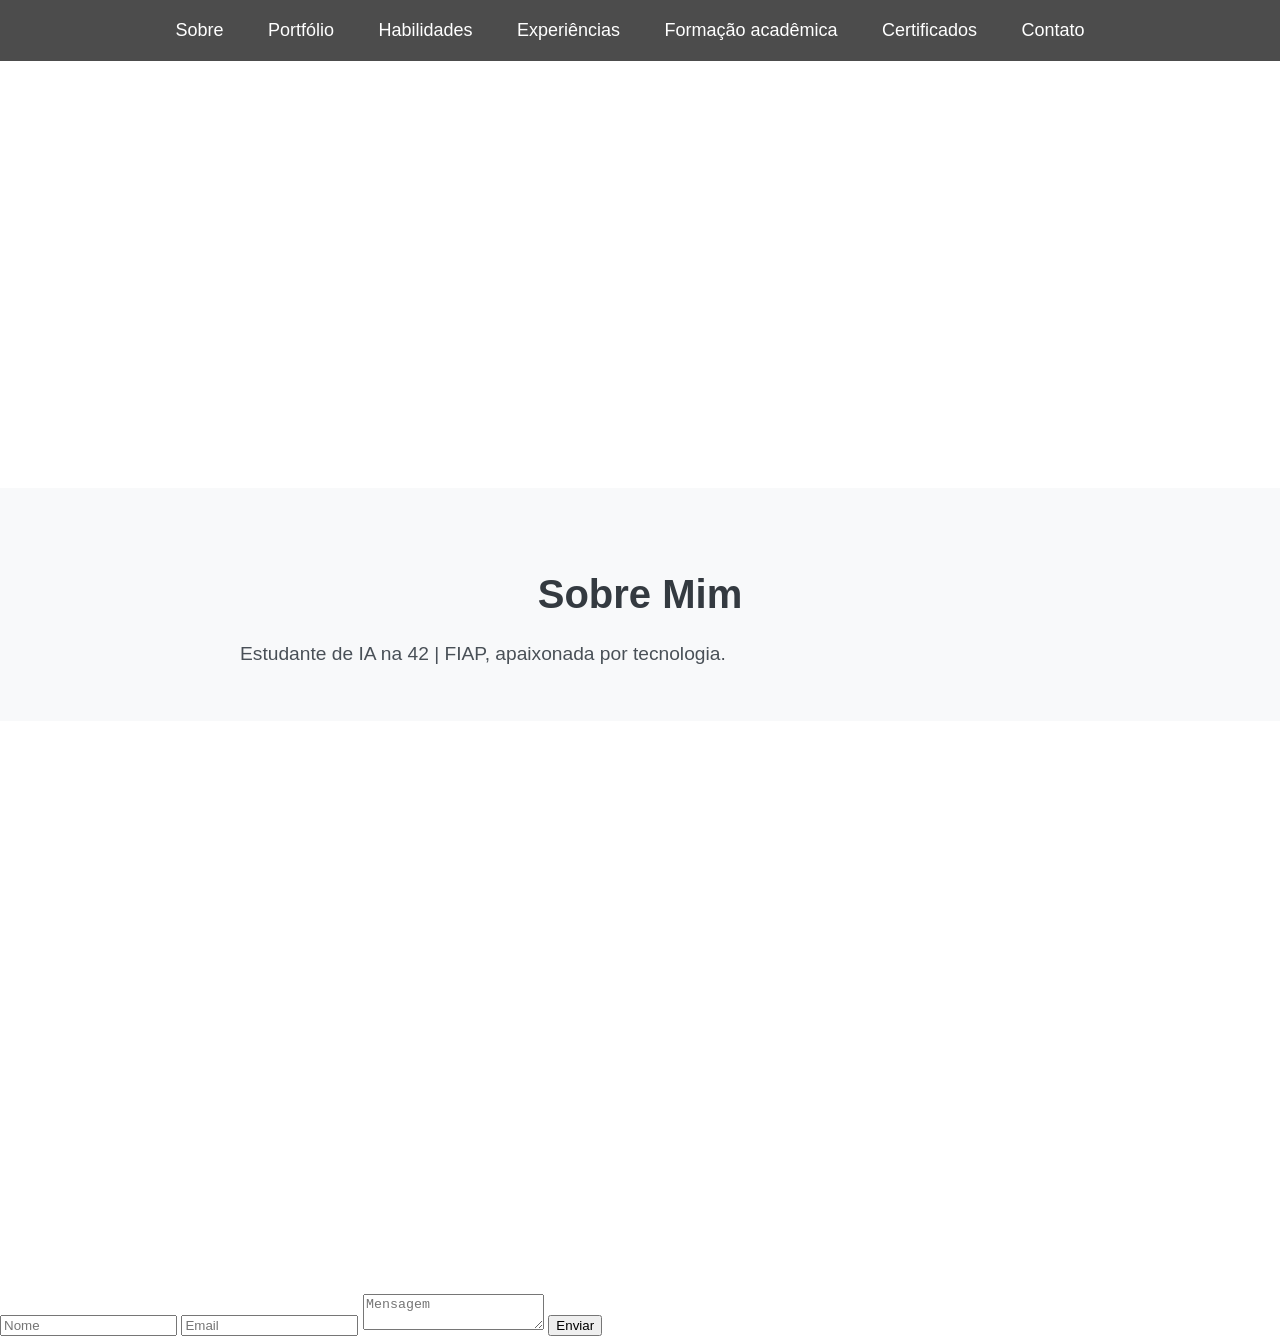
<file: html/index.html>
<!DOCTYPE html>
<html lang="pt">
<head>
  <meta charset="UTF-8">
  <meta name="viewport" content="width=device-width, initial-scale=1.0">
  <title>Giulia Bugatti - Portfolio</title>
  <link rel="stylesheet" href="../css/styles.css">
  <script defer src="../script.js"></script>
</head>
<body>

  <!-- Seção HOME (fixa) -->
  <section id="home">
    <div class="content">
      <h1>Giulia Bugatti</h1>
      <p>Desenvolvedora | Cientista de Dados | Especialista em IA</p>
    </div>
    
    <!-- Menu de navegação no topo -->
    <nav>
      <ul>
        <li><a href="about.html">Sobre</a></li>
        <li><a href="portfolio.html">Portfólio</a></li>
        <li><a href="skills.html">Habilidades</a></li>
        <li><a href="experiences.html">Experiências</a></li>
        <li><a href="education.html">Formação acadêmica</a></li>
        <li><a href="certificates.html">Certificados</a></li>
        <li><a href="contact.html">Contato</a></li>
      </ul>
    </nav>
  </section>

  <!-- Outras seções (inicialmente escondidas) -->
  <section id="about" class="hidden">
    <h2>Sobre Mim</h2>
    <p>Estudante de IA na 42 | FIAP, apaixonada por tecnologia.</p>
  </section>

  <section id="portfolio" class="hidden">
    <h2>Portfólio</h2>
    <p>Projetos em Machine Learning, Data Science e Desenvolvimento Web.</p>
  </section>

  <section id="skills" class="hidden">
    <h2>Habilidades</h2>
    <ul>
      <li>Python</li>
      <li>Machine Learning</li>
      <li>Power BI</li>
      <li>Cloud Computing</li>
    </ul>
  </section>

  <section id="education" class="hidden">
    <h2>Formação Acadêmica</h2>
    <p>42 | FIAP - Inteligência Artificial</p>
  </section>

  <section id="certificates" class="hidden">
    <h2>Certificados</h2>
    <ul>
      <li>Microsoft Azure 900 Fundamentals – Microsoft</li>
      <li>Scrum Master Fundamentals – ScrumStudy</li>
      <li>Tools for Data Science – IBM Coursera</li>
      <li>Fundamentos de Linguagem Python para Análise de Dados e Data Science – Data Science Academy</li>
      <li>Fundamentos de Data Science e Inteligência Artificial – Data Science Academy</li>
      <li>Microsoft Power BI para Business Intelligence e Data Science - Data Science Academy</li>
      <li>Python para Data Science – Alura</li>
    </ul>
  </section>

  <section id="contact" class="hidden">
    <h2>Contato</h2>
    <form>
      <input type="text" placeholder="Nome" required>
      <input type="email" placeholder="Email" required>
      <textarea placeholder="Mensagem" required></textarea>
      <button type="submit">Enviar</button>
    </form>
  </section>

</body>
</html>
</file>
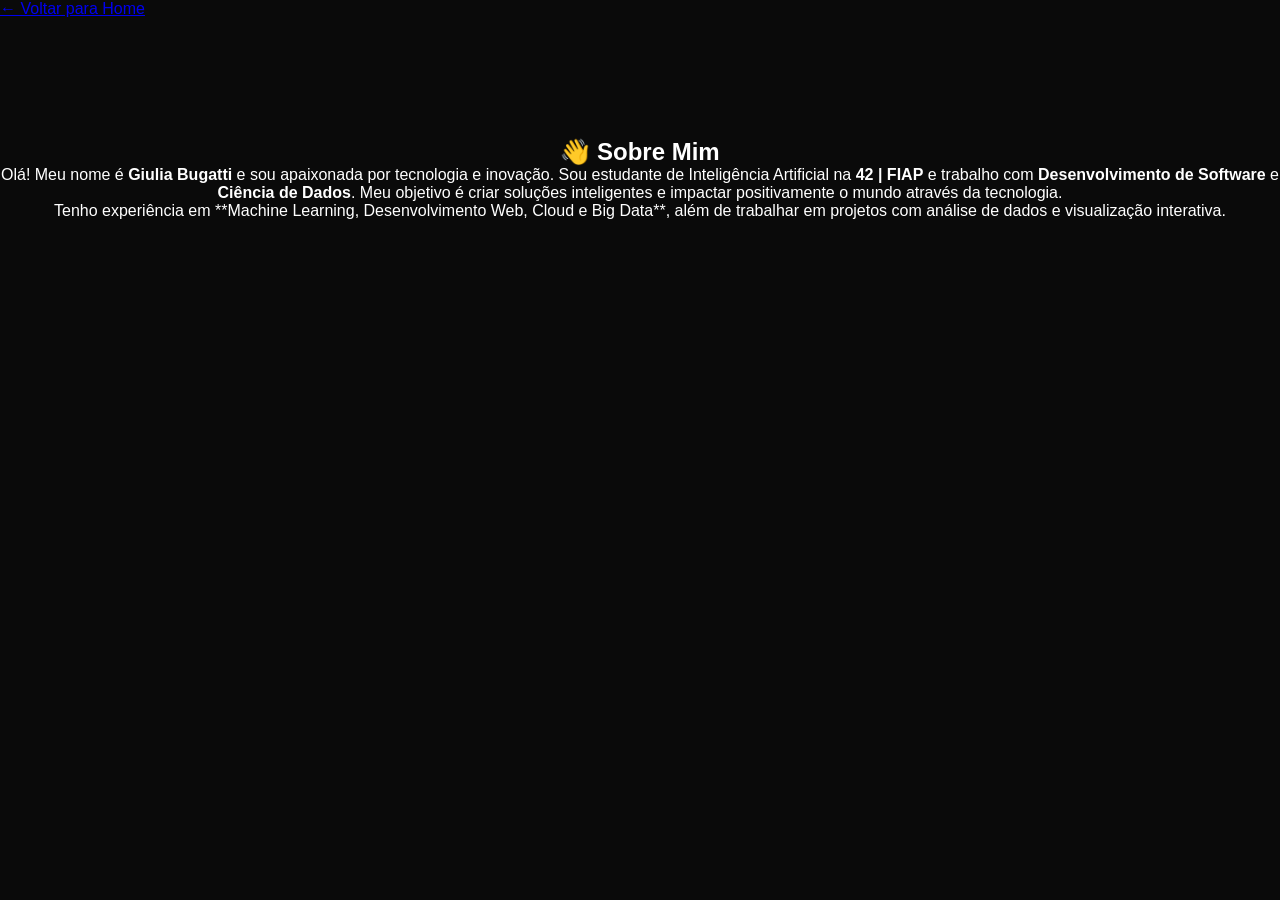
<file: about.html>
<!DOCTYPE html>
<html lang="pt">
<head>
  <meta charset="UTF-8">
  <meta name="viewport" content="width=device-width, initial-scale=1.0">
  <title>Sobre Mim - Giulia Bugatti</title>
  <link rel="stylesheet" href="css/about.css">
  <script defer src="script.js"></script>
</head>
<body>

  <!-- Menu de Navegação -->
  <header>
    <a href="index.html" class="back-button">← Voltar para Home</a>
  </header>

  <!-- Seção Sobre Mim -->
  <section id="about">
    <div class="container">
      <div class="about-content">
        <div class="about-text">
          <h2>👋 Sobre Mim</h2>
          <p>Olá! Meu nome é <strong>Giulia Bugatti</strong> e sou apaixonada por tecnologia e inovação. Sou estudante de Inteligência Artificial na <strong>42 | FIAP</strong> e trabalho com <strong>Desenvolvimento de Software</strong> e <strong>Ciência de Dados</strong>. Meu objetivo é criar soluções inteligentes e impactar positivamente o mundo através da tecnologia.</p>
          <p>Tenho experiência em **Machine Learning, Desenvolvimento Web, Cloud e Big Data**, além de trabalhar em projetos com análise de dados e visualização interativa.</p>
        </div>
      </div>
    </div>
  </section>

</body>
</html>
</file>
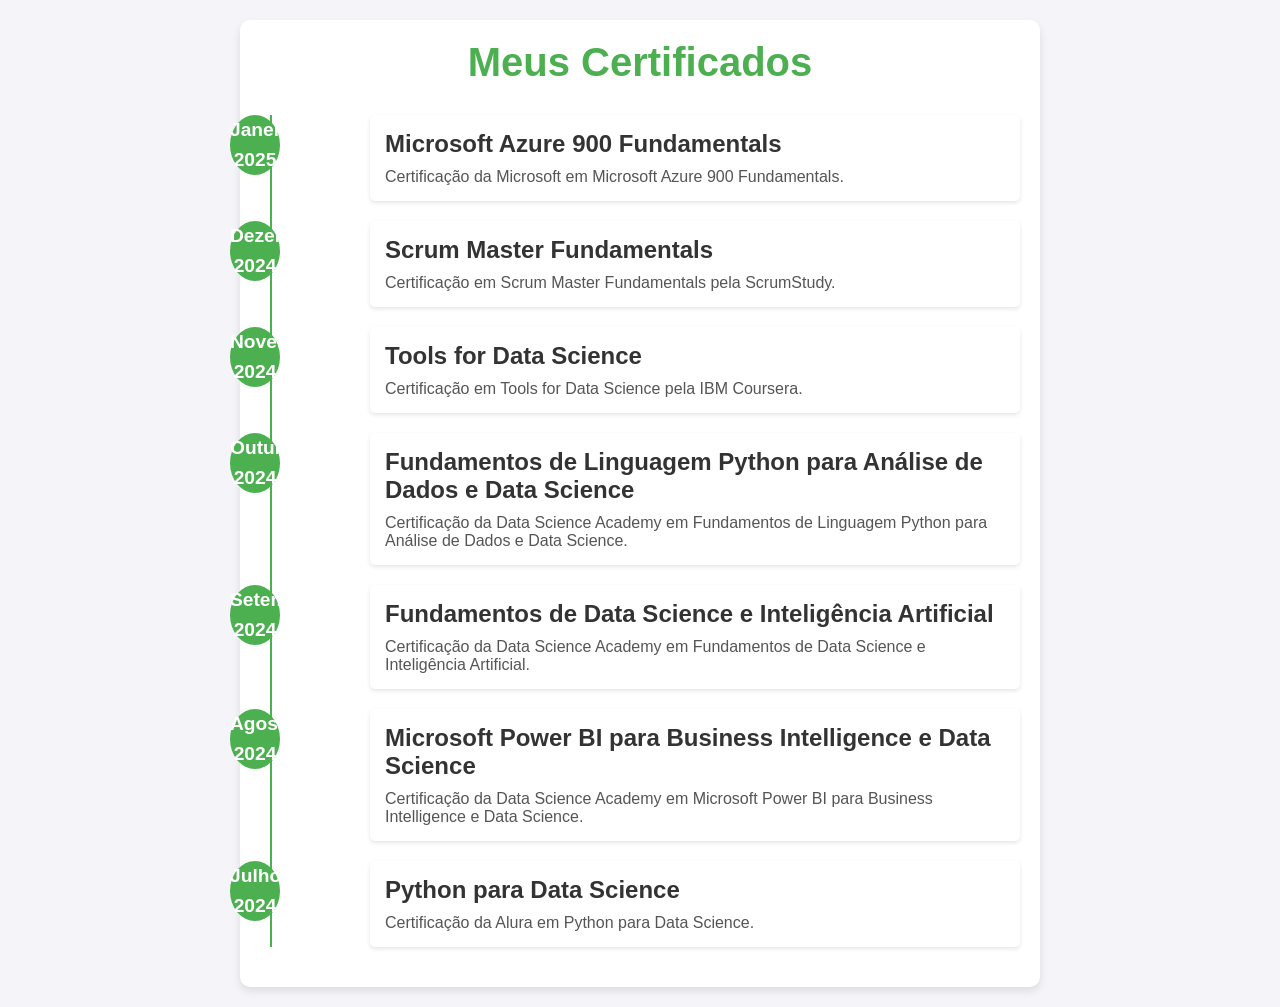
<file: certificates.html>
<!DOCTYPE html>
<html lang="pt-br">
<head>
    <meta charset="UTF-8">
    <meta name="viewport" content="width=device-width, initial-scale=1.0">
    <title>Certificados - Giulia</title>
    <link rel="stylesheet" href="css/certificates.css">
</head>
<body>
    <div class="container">
        <h1>Meus Certificados</h1>
        <div class="timeline">
            <div class="timeline-item">
                <div class="timeline-date">Janeiro 2025</div>
                <div class="timeline-content">
                    <h3>Microsoft Azure 900 Fundamentals</h3>
                    <p>Certificação da Microsoft em Microsoft Azure 900 Fundamentals.</p>
                </div>
            </div>
            <div class="timeline-item">
                <div class="timeline-date">Dezembro 2024</div>
                <div class="timeline-content">
                    <h3>Scrum Master Fundamentals</h3>
                    <p>Certificação em Scrum Master Fundamentals pela ScrumStudy.</p>
                </div>
            </div>
            <div class="timeline-item">
                <div class="timeline-date">Novembro 2024</div>
                <div class="timeline-content">
                    <h3>Tools for Data Science</h3>
                    <p>Certificação em Tools for Data Science pela IBM Coursera.</p>
                </div>
            </div>
            <div class="timeline-item">
                <div class="timeline-date">Outubro 2024</div>
                <div class="timeline-content">
                    <h3>Fundamentos de Linguagem Python para Análise de Dados e Data Science</h3>
                    <p>Certificação da Data Science Academy em Fundamentos de Linguagem Python para Análise de Dados e Data Science.</p>
                </div>
            </div>
            <div class="timeline-item">
                <div class="timeline-date">Setembro 2024</div>
                <div class="timeline-content">
                    <h3>Fundamentos de Data Science e Inteligência Artificial</h3>
                    <p>Certificação da Data Science Academy em Fundamentos de Data Science e Inteligência Artificial.</p>
                </div>
            </div>
            <div class="timeline-item">
                <div class="timeline-date">Agosto 2024</div>
                <div class="timeline-content">
                    <h3>Microsoft Power BI para Business Intelligence e Data Science</h3>
                    <p>Certificação da Data Science Academy em Microsoft Power BI para Business Intelligence e Data Science.</p>
                </div>
            </div>
            <div class="timeline-item">
                <div class="timeline-date">Julho 2024</div>
                <div class="timeline-content">
                    <h3>Python para Data Science</h3>
                    <p>Certificação da Alura em Python para Data Science.</p>
                </div>
            </div>
        </div>
    </div>
</body>
</html>
</file>
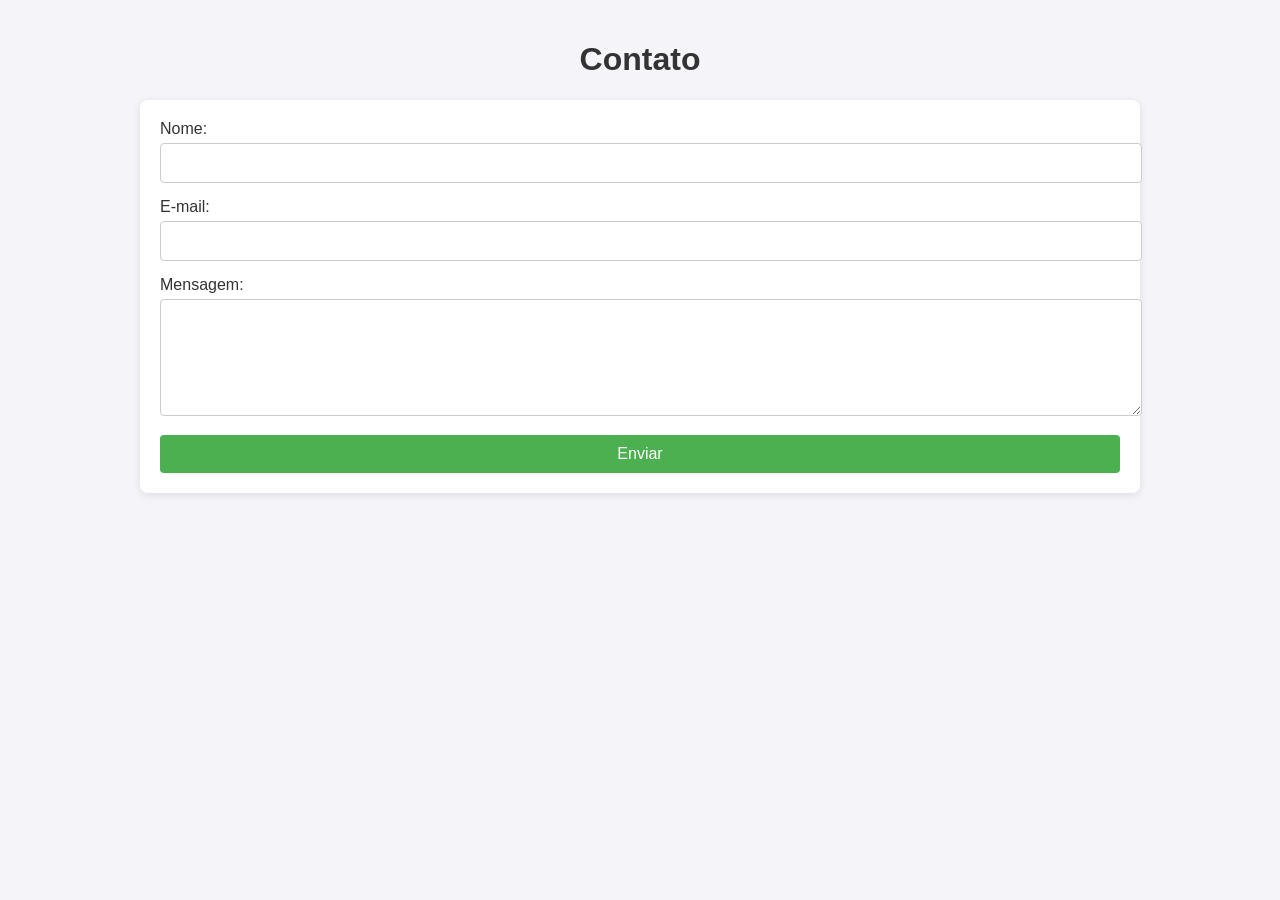
<file: contact.html>
<!DOCTYPE html>
<html lang="pt-br">
<head>
    <meta charset="UTF-8">
    <meta name="viewport" content="width=device-width, initial-scale=1.0">
    <title>Contato - Giulia</title>
    <link rel="stylesheet" href="css/contact.css">
</head>
<body>
    <div class="container">
        <h1>Contato</h1>
        <div class="contact-form">
            <form action="#" method="POST">
                <div class="form-group">
                    <label for="name">Nome:</label>
                    <input type="text" id="name" name="name" required>
                </div>
                <div class="form-group">
                    <label for="email">E-mail:</label>
                    <input type="email" id="email" name="email" required>
                </div>
                <div class="form-group">
                    <label for="message">Mensagem:</label>
                    <textarea id="message" name="message" rows="5" required></textarea>
                </div>
                <button type="submit">Enviar</button>
            </form>
        </div>
    </div>
</body>
</html>
</file>
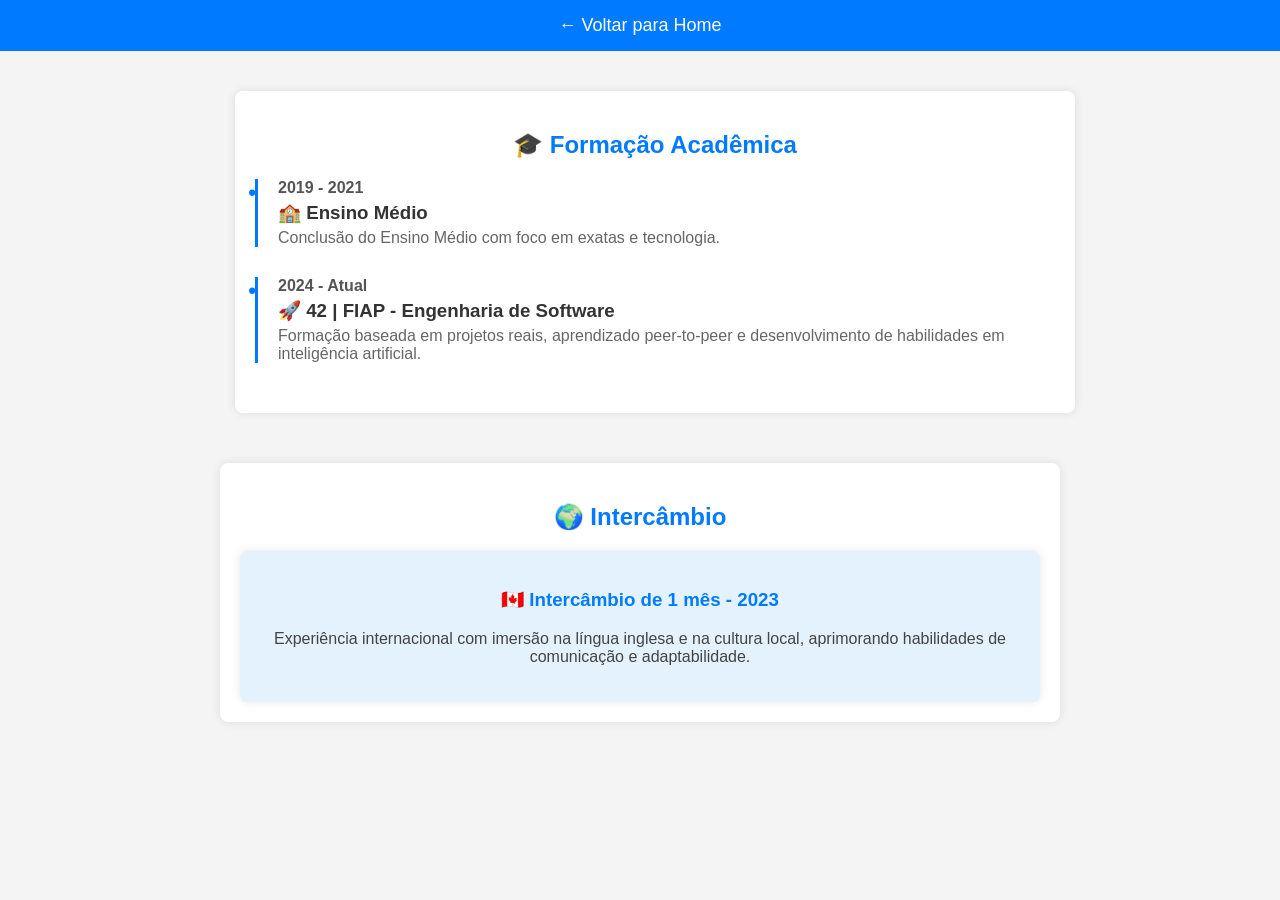
<file: education.html>
<!DOCTYPE html>
<html lang="pt">
<head>
  <meta charset="UTF-8">
  <meta name="viewport" content="width=device-width, initial-scale=1.0">
  <title>Educação - Giulia Bugatti</title>
  <link rel="stylesheet" href="css/education.css">
</head>
<body>

  <!-- Menu de Navegação -->
  <header>
    <a href="index.html" class="back-button">← Voltar para Home</a>
  </header>

  <!-- Linha do Tempo da Formação Acadêmica -->
  <section id="education-timeline">
    <div class="container">
      <h2>🎓 Formação Acadêmica</h2>
      
      <div class="timeline-item">
        <div class="timeline-date">2019 - 2021</div>
        <div class="timeline-content">
          <h3>🏫 Ensino Médio</h3>
          <p>Conclusão do Ensino Médio com foco em exatas e tecnologia.</p>
        </div>
      </div>

      <div class="timeline-item">
        <div class="timeline-date">2024 - Atual</div>
        <div class="timeline-content">
          <h3>🚀 42 | FIAP - Engenharia de Software</h3>
          <p>Formação baseada em projetos reais, aprendizado peer-to-peer e desenvolvimento de habilidades em inteligência artificial.</p>
        </div>
      </div>
    </div>
  </section>

  <!-- Seção de Intercâmbio (Fora da Linha do Tempo) -->
  <section id="exchange-program">
    <div class="container">
      <h2>🌍 Intercâmbio</h2>
      <div class="exchange-content">
        <h3>🇨🇦 Intercâmbio de 1 mês - 2023</h3>
        <p>Experiência internacional com imersão na língua inglesa e na cultura local, aprimorando habilidades de comunicação e adaptabilidade.</p>
      </div>
    </div>
  </section>

</body>
</html>
</file>
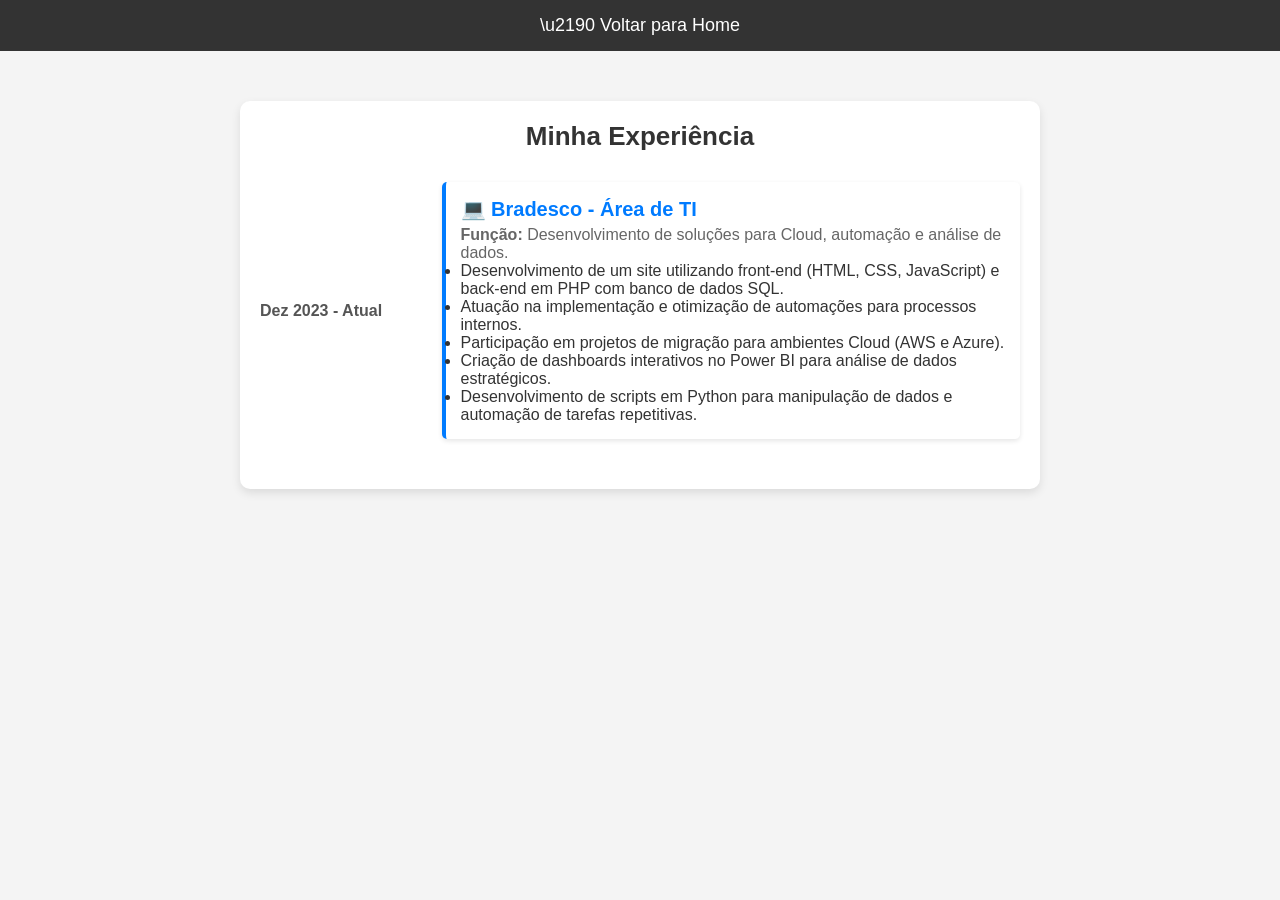
<file: experiences.html>
<!DOCTYPE html>
<html lang="pt">
<head>
  <meta charset="UTF-8">
  <meta name="viewport" content="width=device-width, initial-scale=1.0">
  <title>Experiência - Giulia Bugatti</title>
  <link rel="stylesheet" href="css/experiences.css">
</head>
<body>

  <!-- Menu de Navegação -->
  <header>
    <a href="index.html" class="back-button">\u2190 Voltar para Home</a>
  </header>

  <!-- Linha do Tempo Profissional -->
  <section id="timeline">
    <div class="container">
      <h2>Minha Experiência</h2>
      <div class="timeline-item">
  <div class="timeline-date">Dez 2023 - Atual</div>
  <div class="timeline-content">
    <h3>💻 Bradesco - Área de TI</h3>
    <p><strong>Função:</strong> Desenvolvimento de soluções para Cloud, automação e análise de dados.</p>
    <ul>
      <li>Desenvolvimento de um site utilizando front-end (HTML, CSS, JavaScript) e back-end em PHP com banco de dados SQL.</li>
      <li>Atuação na implementação e otimização de automações para processos internos.</li>
      <li>Participação em projetos de migração para ambientes Cloud (AWS e Azure).</li>
      <li>Criação de dashboards interativos no Power BI para análise de dados estratégicos.</li>
      <li>Desenvolvimento de scripts em Python para manipulação de dados e automação de tarefas repetitivas.</li>
    </ul>
  </div>
</div>

      </div>
    </div>
  </section>

</body>
</html>
</file>
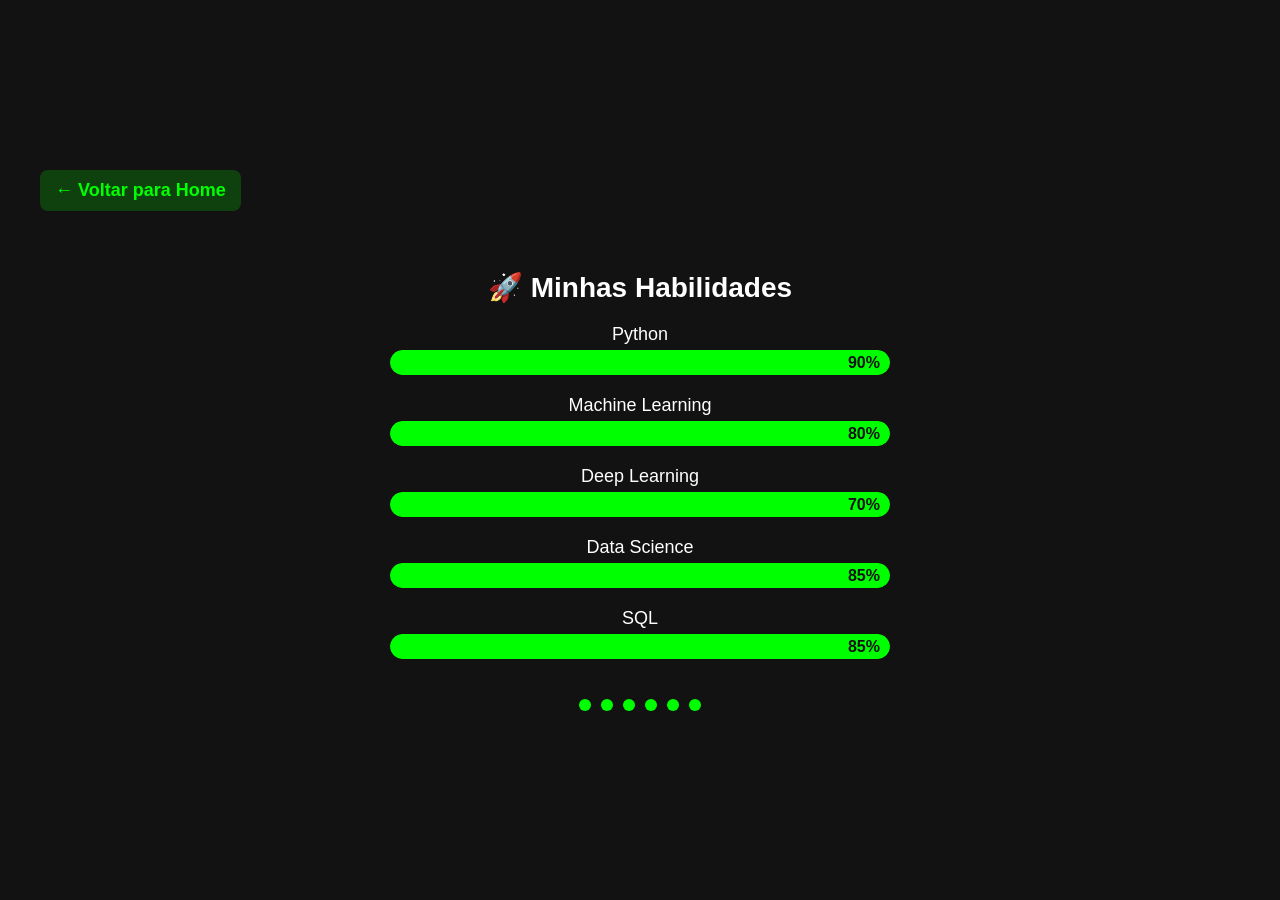
<file: skills.html>
<!DOCTYPE html>
<html lang="pt">
<head>
  <meta charset="UTF-8">
  <meta name="viewport" content="width=device-width, initial-scale=1.0">
  <title>Habilidades - Giulia Bugatti</title>
  <link rel="stylesheet" href="css/skills.css">
  <script defer src="script.js"></script>
</head>
<body>

  <!-- Menu de Navegação -->
  <header>
    <a href="index.html" class="back-button">← Voltar para Home</a>
  </header>

  <section id="skills">
    <div class="container">
      <h2>🚀 Minhas Habilidades</h2>
      
      <!-- Carrossel de Habilidades -->
      <div class="carousel">
        <div class="carousel-items">
          
          <!-- Primeira Página de Habilidades -->
          <div class="skill-page">
            <div class="skill">
              <p>Python</p>
              <div class="progress-bar"><div class="progress" style="width: 90%;">90%</div></div>
            </div>
            <div class="skill">
              <p>Machine Learning</p>
              <div class="progress-bar"><div class="progress" style="width: 80%;">80%</div></div>
            </div>
            <div class="skill">
              <p>Deep Learning</p>
              <div class="progress-bar"><div class="progress" style="width: 70%;">70%</div></div>
            </div>
            <div class="skill">
              <p>Data Science</p>
              <div class="progress-bar"><div class="progress" style="width: 85%;">85%</div></div>
            </div>
            <div class="skill">
              <p>SQL</p>
              <div class="progress-bar"><div class="progress" style="width: 85%;">85%</div></div>
            </div>
          </div>

          <!-- Segunda Página de Habilidades -->
          <div class="skill-page">
            <div class="skill">
              <p>JavaScript</p>
              <div class="progress-bar"><div class="progress" style="width: 75%;">75%</div></div>
            </div>
            <div class="skill">
              <p>Java</p>
              <div class="progress-bar"><div class="progress" style="width: 60%;">60%</div></div>
            </div>
            <div class="skill">
              <p>PHP</p>
              <div class="progress-bar"><div class="progress" style="width: 70%;">70%</div></div>
            </div>
            <div class="skill">
              <p>HTML/CSS</p>
              <div class="progress-bar"><div class="progress" style="width: 90%;">90%</div></div>
            </div>
            <div class="skill">
              <p>React</p>
              <div class="progress-bar"><div class="progress" style="width: 65%;">65%</div></div>
            </div>
          </div>

          <!-- Terceira Página de Habilidades -->
          <div class="skill-page">
            <div class="skill">
              <p>Node.js</p>
              <div class="progress-bar"><div class="progress" style="width: 70%;">70%</div></div>
            </div>
            <div class="skill">
              <p>Cloud Computing (AWS, Azure)</p>
              <div class="progress-bar"><div class="progress" style="width: 75%;">75%</div></div>
            </div>
            <div class="skill">
              <p>Big Data (Hadoop, Spark)</p>
              <div class="progress-bar"><div class="progress" style="width: 70%;">70%</div></div>
            </div>
            <div class="skill">
              <p>Data Visualization (Power BI, Tableau)</p>
              <div class="progress-bar"><div class="progress" style="width: 80%;">80%</div></div>
            </div>
            <div class="skill">
              <p>Git/GitHub</p>
              <div class="progress-bar"><div class="progress" style="width: 80%;">80%</div></div>
            </div>
          </div>

          <!-- Quarta Página de Habilidades -->
          <div class="skill-page">
            <div class="skill">
              <p>Linux</p>
              <div class="progress-bar"><div class="progress" style="width: 50%;">50%</div></div>
            </div>
            <div class="skill">
              <p>Docker</p>
              <div class="progress-bar"><div class="progress" style="width: 65%;">65%</div></div>
            </div>
            <div class="skill">
              <p>Agile (Scrum, Kanban)</p>
              <div class="progress-bar"><div class="progress" style="width: 75%;">75%</div></div>
            </div>
            <div class="skill">
              <p>REST APIs</p>
              <div class="progress-bar"><div class="progress" style="width: 60%;">60%</div></div>
            </div>
            <div class="skill">
              <p>NoSQL</p>
              <div class="progress-bar"><div class="progress" style="width: 70%;">70%</div></div>
            </div>
          </div>

          <!-- Quinta Página de Habilidades -->
          <div class="skill-page">
            <div class="skill">
              <p>Azure Machine Learning</p>
              <div class="progress-bar"><div class="progress" style="width: 70%;">70%</div></div>
            </div>
            <div class="skill">
              <p>Jupyter Notebook</p>
              <div class="progress-bar"><div class="progress" style="width: 75%;">75%</div></div>
            </div>
            <div class="skill">
              <p>Pacote Office</p>
              <div class="progress-bar"><div class="progress" style="width: 90%;">90%</div></div>
            </div>
            <div class="skill">
              <p>TensorFlow</p>
              <div class="progress-bar"><div class="progress" style="width: 70%;">70%</div></div>
            </div>
            <div class="skill">
              <p>R</p>
              <div class="progress-bar"><div class="progress" style="width: 60%;">60%</div></div>
            </div>
          </div>

          <!-- Sexta Página de Habilidades -->
          <div class="skill-page">
            <div class="skill">
              <p>Ansible</p>
              <div class="progress-bar"><div class="progress" style="width: 65%;">65%</div></div>
            </div>
            <div class="skill">
              <p>Jenkins</p>
              <div class="progress-bar"><div class="progress" style="width: 70%;">70%</div></div>
            </div>
            <div class="skill">
              <p>SonarQube</p>
              <div class="progress-bar"><div class="progress" style="width: 60%;">60%</div></div>
            </div>
          </div>
        </div>
      </div>

      <!-- Navegação para a próxima página -->
      <div class="page-navigation">
        <a href="#" class="nav-dot" onclick="changePage(0)"></a>
        <a href="#" class="nav-dot" onclick="changePage(1)"></a>
        <a href="#" class="nav-dot" onclick="changePage(2)"></a>
        <a href="#" class="nav-dot" onclick="changePage(3)"></a>
        <a href="#" class="nav-dot" onclick="changePage(4)"></a>
        <a href="#" class="nav-dot" onclick="changePage(5)"></a>
      </div>
    </div>
  </section>

</body>
</html>
</file>
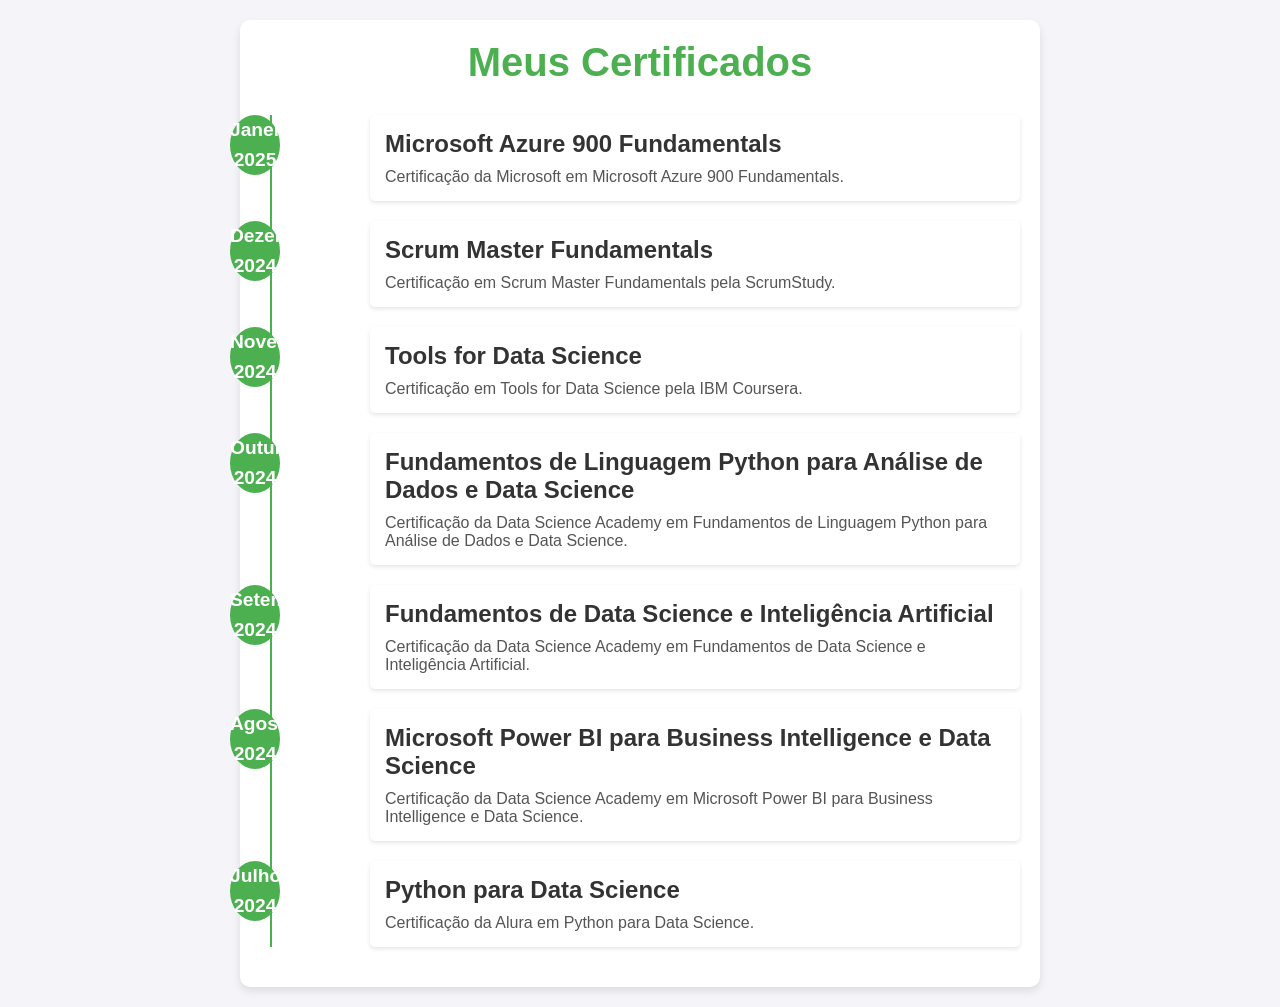
<file: html/certificates.html>
<!DOCTYPE html>
<html lang="pt-br">
<head>
    <meta charset="UTF-8">
    <meta name="viewport" content="width=device-width, initial-scale=1.0">
    <title>Certificados - Giulia</title>
    <link rel="stylesheet" href="../css/certificates.css">
</head>
<body>
    <div class="container">
        <h1>Meus Certificados</h1>
        <div class="timeline">
            <div class="timeline-item">
                <div class="timeline-date">Janeiro 2025</div>
                <div class="timeline-content">
                    <h3>Microsoft Azure 900 Fundamentals</h3>
                    <p>Certificação da Microsoft em Microsoft Azure 900 Fundamentals.</p>
                </div>
            </div>
            <div class="timeline-item">
                <div class="timeline-date">Dezembro 2024</div>
                <div class="timeline-content">
                    <h3>Scrum Master Fundamentals</h3>
                    <p>Certificação em Scrum Master Fundamentals pela ScrumStudy.</p>
                </div>
            </div>
            <div class="timeline-item">
                <div class="timeline-date">Novembro 2024</div>
                <div class="timeline-content">
                    <h3>Tools for Data Science</h3>
                    <p>Certificação em Tools for Data Science pela IBM Coursera.</p>
                </div>
            </div>
            <div class="timeline-item">
                <div class="timeline-date">Outubro 2024</div>
                <div class="timeline-content">
                    <h3>Fundamentos de Linguagem Python para Análise de Dados e Data Science</h3>
                    <p>Certificação da Data Science Academy em Fundamentos de Linguagem Python para Análise de Dados e Data Science.</p>
                </div>
            </div>
            <div class="timeline-item">
                <div class="timeline-date">Setembro 2024</div>
                <div class="timeline-content">
                    <h3>Fundamentos de Data Science e Inteligência Artificial</h3>
                    <p>Certificação da Data Science Academy em Fundamentos de Data Science e Inteligência Artificial.</p>
                </div>
            </div>
            <div class="timeline-item">
                <div class="timeline-date">Agosto 2024</div>
                <div class="timeline-content">
                    <h3>Microsoft Power BI para Business Intelligence e Data Science</h3>
                    <p>Certificação da Data Science Academy em Microsoft Power BI para Business Intelligence e Data Science.</p>
                </div>
            </div>
            <div class="timeline-item">
                <div class="timeline-date">Julho 2024</div>
                <div class="timeline-content">
                    <h3>Python para Data Science</h3>
                    <p>Certificação da Alura em Python para Data Science.</p>
                </div>
            </div>
        </div>
    </div>
</body>
</html>
</file>
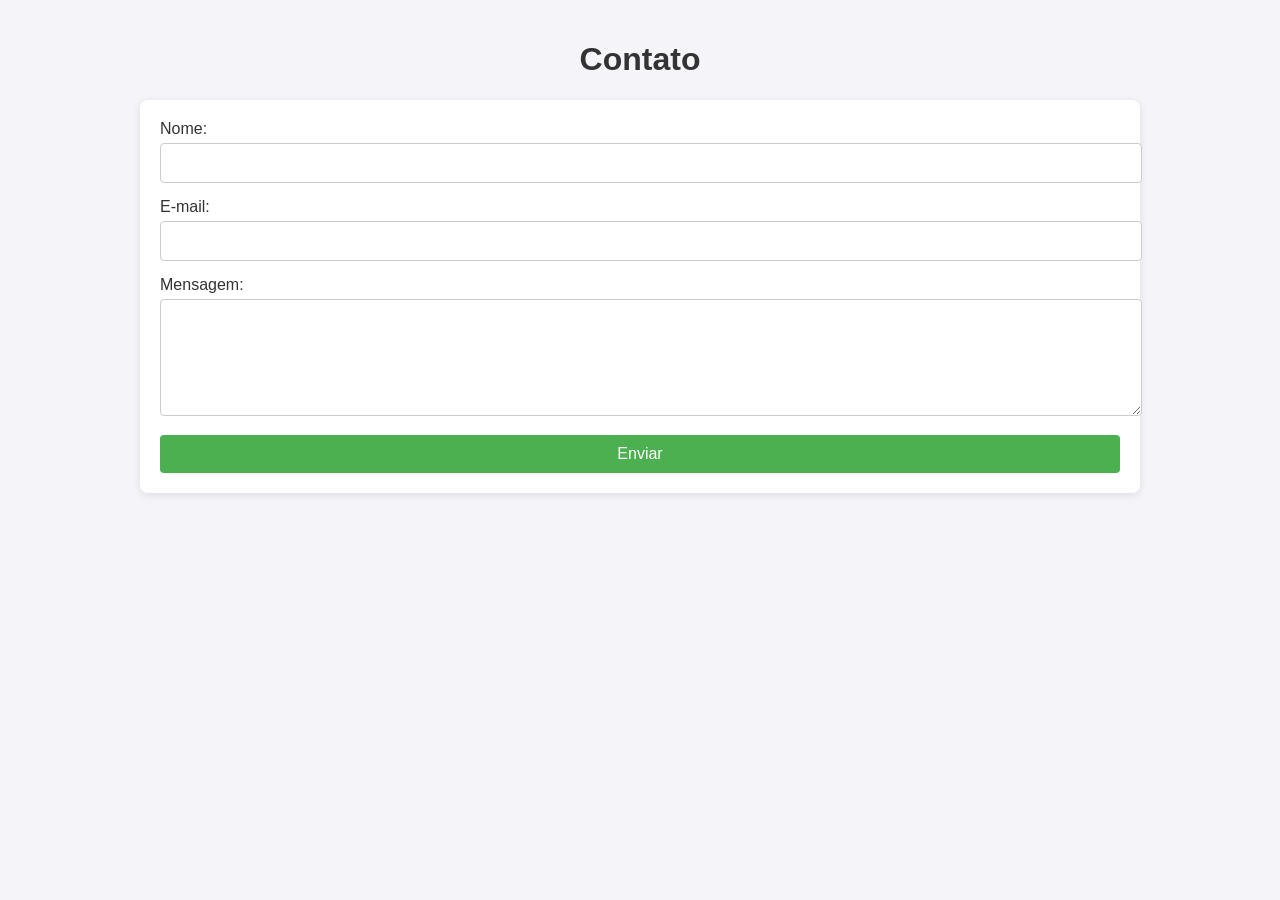
<file: html/contact.html>
<!DOCTYPE html>
<html lang="pt-br">
<head>
    <meta charset="UTF-8">
    <meta name="viewport" content="width=device-width, initial-scale=1.0">
    <title>Contato - Giulia</title>
    <link rel="stylesheet" href="../css/contact.css">
</head>
<body>
    <div class="container">
        <h1>Contato</h1>
        <div class="contact-form">
            <form action="#" method="POST">
                <div class="form-group">
                    <label for="name">Nome:</label>
                    <input type="text" id="name" name="name" required>
                </div>
                <div class="form-group">
                    <label for="email">E-mail:</label>
                    <input type="email" id="email" name="email" required>
                </div>
                <div class="form-group">
                    <label for="message">Mensagem:</label>
                    <textarea id="message" name="message" rows="5" required></textarea>
                </div>
                <button type="submit">Enviar</button>
            </form>
        </div>
    </div>
</body>
</html>
</file>
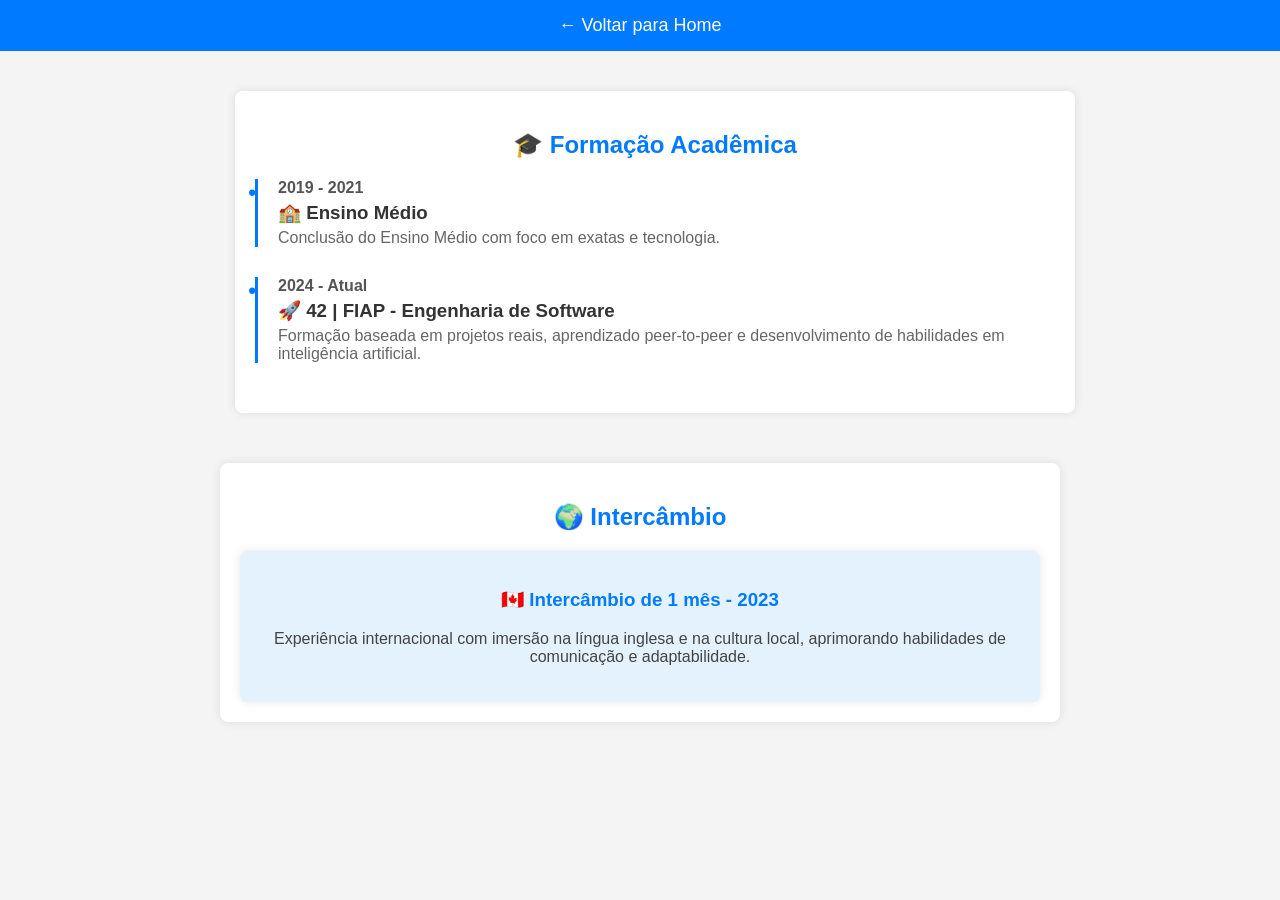
<file: html/education.html>
<!DOCTYPE html>
<html lang="pt">
<head>
  <meta charset="UTF-8">
  <meta name="viewport" content="width=device-width, initial-scale=1.0">
  <title>Educação - Giulia Bugatti</title>
  <link rel="stylesheet" href="../css/education.css">
</head>
<body>

  <!-- Menu de Navegação -->
  <header>
    <a href="../index.html" class="back-button">← Voltar para Home</a>
  </header>

  <!-- Linha do Tempo da Formação Acadêmica -->
  <section id="education-timeline">
    <div class="container">
      <h2>🎓 Formação Acadêmica</h2>
      
      <div class="timeline-item">
        <div class="timeline-date">2019 - 2021</div>
        <div class="timeline-content">
          <h3>🏫 Ensino Médio</h3>
          <p>Conclusão do Ensino Médio com foco em exatas e tecnologia.</p>
        </div>
      </div>

      <div class="timeline-item">
        <div class="timeline-date">2024 - Atual</div>
        <div class="timeline-content">
          <h3>🚀 42 | FIAP - Engenharia de Software</h3>
          <p>Formação baseada em projetos reais, aprendizado peer-to-peer e desenvolvimento de habilidades em inteligência artificial.</p>
        </div>
      </div>
    </div>
  </section>

  <!-- Seção de Intercâmbio (Fora da Linha do Tempo) -->
  <section id="exchange-program">
    <div class="container">
      <h2>🌍 Intercâmbio</h2>
      <div class="exchange-content">
        <h3>🇨🇦 Intercâmbio de 1 mês - 2023</h3>
        <p>Experiência internacional com imersão na língua inglesa e na cultura local, aprimorando habilidades de comunicação e adaptabilidade.</p>
      </div>
    </div>
  </section>

</body>
</html>
</file>
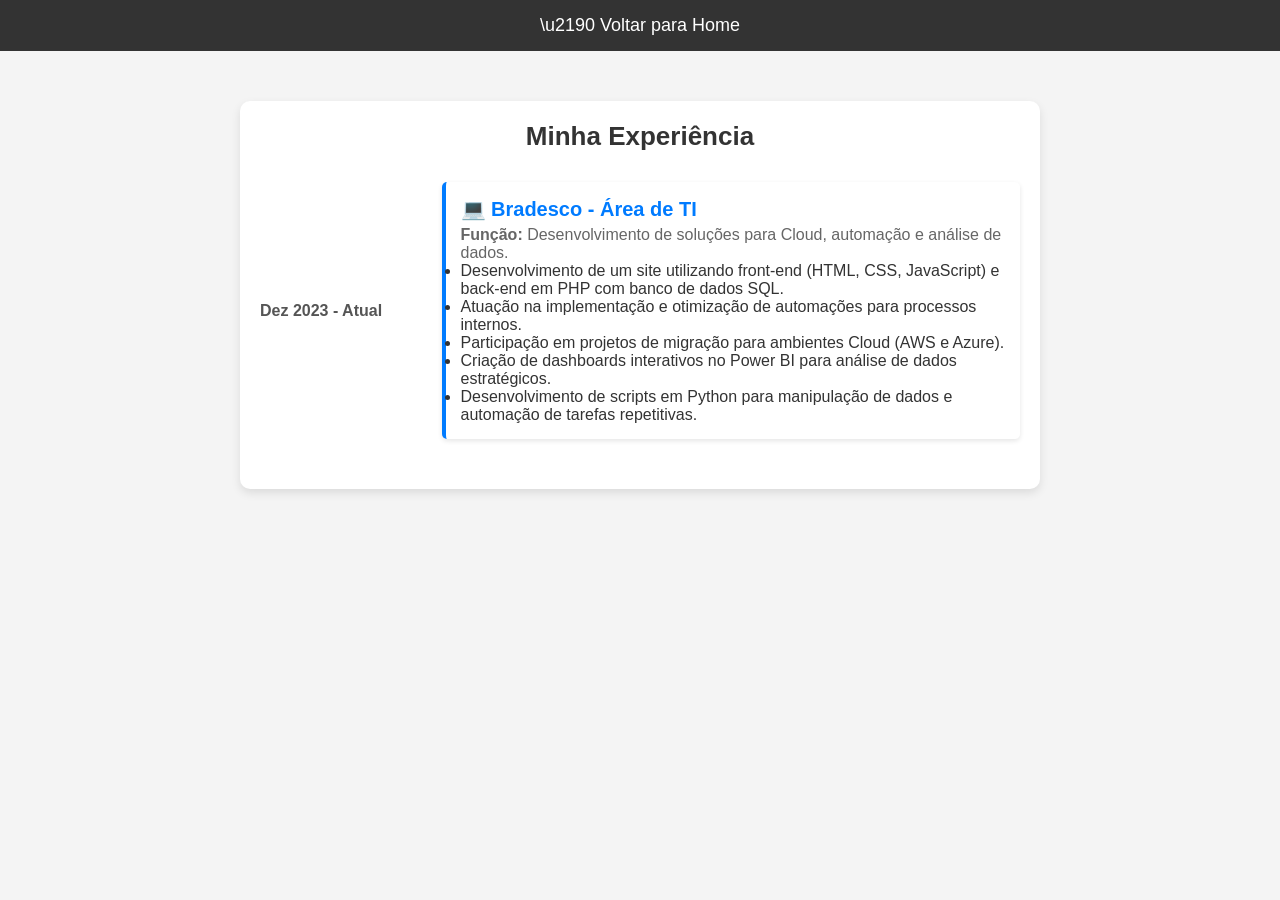
<file: html/experiences.html>
<!DOCTYPE html>
<html lang="pt">
<head>
  <meta charset="UTF-8">
  <meta name="viewport" content="width=device-width, initial-scale=1.0">
  <title>Experiência - Giulia Bugatti</title>
  <link rel="stylesheet" href="../css/experiences.css">
</head>
<body>

  <!-- Menu de Navegação -->
  <header>
    <a href="../index.html" class="back-button">\u2190 Voltar para Home</a>
  </header>

  <!-- Linha do Tempo Profissional -->
  <section id="timeline">
    <div class="container">
      <h2>Minha Experiência</h2>
      <div class="timeline-item">
  <div class="timeline-date">Dez 2023 - Atual</div>
  <div class="timeline-content">
    <h3>💻 Bradesco - Área de TI</h3>
    <p><strong>Função:</strong> Desenvolvimento de soluções para Cloud, automação e análise de dados.</p>
    <ul>
      <li>Desenvolvimento de um site utilizando front-end (HTML, CSS, JavaScript) e back-end em PHP com banco de dados SQL.</li>
      <li>Atuação na implementação e otimização de automações para processos internos.</li>
      <li>Participação em projetos de migração para ambientes Cloud (AWS e Azure).</li>
      <li>Criação de dashboards interativos no Power BI para análise de dados estratégicos.</li>
      <li>Desenvolvimento de scripts em Python para manipulação de dados e automação de tarefas repetitivas.</li>
    </ul>
  </div>
</div>

      </div>
    </div>
  </section>

</body>
</html>
</file>
<file: css/styles.css>
/* Estilização geral */
body {
    margin: 0;
    font-family: 'Arial', sans-serif;
    color: white;
}

element.style {
    text-align: back-center;
    margin-top: 30px;
}
@keyframes fadeIn {
    from {
        opacity: 0;
    }
    to {
        opacity: 1;
    }
}
#about-text {
    text-align: left; /* Alinha o texto à esquerda */
    font-size: 1.2rem; /* Tamanho de fonte ajustado */
    line-height: 1.8; /* Melhor espaçamento entre linhas */
    color: white; /* Texto branco */
    margin: 20px 0; /* Espaçamento acima e abaixo */
    width:20vw;
    margin-top:60%;
}

.animated-role {
    display: block; /* Mostra os cargos um abaixo do outro */
    font-size: 1.5rem;
    font-weight: bold;
    color: white;
    opacity: 0;
    animation: fadeEffect 6s infinite;
}
/* Estilizando a seção HOME */
#home {
    display: flex;
    flex-wrap: wrap;
    align-items: center;
    justify-content: space-between;
    padding: 40px;
    color: white; /* Texto branco */
}

/* Estilização do lado esquerdo (Nome, cargos e resumo) */
#home .content {
    flex: 1;
    text-align: left;
    margin-right: 20px;
    min-width: 280px;
}

#home h1 {
    font-size: 2.5rem;
    margin-bottom: 10px;
}

#home p {
    font-size: 1rem;
    line-height: 1.8;
    color: white;
    margin-bottom: 20px;
    width: 30vw;
}

/* Estilização do texto com efeito de digitação */
#typing-effect {
    font-size: 1.2rem;
    font-weight: bold;
    font-family: monospace; /* Fonte que simula digitação */
    color: #00cc33;
    border-right: 2px solid #00cc33; /* Simula o cursor piscante */
    white-space: nowrap;
    overflow: hidden;
    display: inline-block;
    animation: blinkCursor 0.7s step-end infinite;
}

@keyframes blinkCursor {
    50% {
        border-color: transparent;
    }
}

/* Estilização do lado direito (Foto e Botões) */
#home img {
    width: 180px;
    height: 180px;
    border-radius: 50%;
    border: 3px solid #00cc33;
    margin-bottom: 20px;
}

#home .buttons {
    text-align: center;
    margin-top: 30px;
}

#home .buttons a {
    text-decoration: none;
    color: white;
    background-color: #00cc33;
    padding: 10px 20px;
    border-radius: 5px;
    font-size: 1rem;
    margin-bottom: 10px;
    display: inline-block;
}

#home .buttons a:hover {
    background-color: #00992a; /* Cor mais escura ao passar o mouse */
}

#home .buttons .icons a {
    margin: 0 10px;
    color: #333;
    font-size: 1.5rem;
}

#home .buttons .icons a.github {
    color: white;
}

#home .buttons .icons a.linkedin {
    color: white;
}

#home .buttons .icons a.mail {
    color: white;
}

/* Estilizando a seção Sobre */
#about {
    padding: 50px 15px;
    background-color: #f8f9fa;
    text-align: center;
}

#about h2 {
    font-size: 2.5rem;
    font-weight: bold;
    color: #343a40;
    margin-bottom: 20px;
}

#about img {
    width: 150px;
    height: 150px;
    border-radius: 50%;
    margin-bottom: 20px;
    border: 5px solid #00cc33;
    object-fit: cover;
}
#typing-effect {
    border-right: 2px solid #00cc33;
    white-space: nowrap;
    overflow: hidden;
    display: inline-block;
    animation: blinkCursor 0.7s step-end infinite;
}

@keyframes blinkCursor {
    50% {
        border-color: transparent;
    }
}

#about p {
    font-size: 1.2rem;
    line-height: 1.8;
    color: #495057;
    max-width: 800px;
    margin: 0 auto;
    text-align: justify;
}

/* Animação suave para a imagem */
#about img {
    transition: transform 0.3s ease, box-shadow 0.3s ease;
}

#about img:hover {
    transform: scale(1.1); /* Aumenta levemente o tamanho */
    box-shadow: 0px 5px 20px rgba(0, 0, 0, 0.2);
}

.animated-role:nth-child(1) {
    animation-delay: 0s; /* Primeiro cargo aparece primeiro */
}

.animated-role:nth-child(2) {
    animation-delay: 2s; /* Segundo cargo aparece depois de 2s */
}

.animated-role:nth-child(3) {
    animation-delay: 4s; /* Terceiro cargo aparece depois de 4s */
}

@keyframes fadeEffect {
    0%, 100% {
        opacity: 0;
        transform: translateY(10px); /* Movimenta para baixo no início e no final */
    }
    50% {
        opacity: 1;
        transform: translateY(0); /* Alinha no centro durante a exibição */
    }
}

/* Define a animação quando a classe 'fade-in' é adicionada */
#home .content.fade-in {
    animation: fadeIn 2s ease-in-out;
}

/* Definir o canvas como fundo */
canvas {
    position: fixed;
    top: 0;
    left: 0;
    z-index: -1; /* Fica atrás de todo o conteúdo */
    width: 100%;
    height: 100%;
}

/* Navbar */
nav {
    position: fixed;
    width: 100%;
    top: 0;
    background-color: rgba(0, 0, 0, 0.7);
    padding: 10px 0;
}

nav ul {
    list-style-type: none;
    padding: 0;
    margin: 0;
    text-align: center;
}

nav ul li {
    display: inline-block;
    margin-right: 20px;
}

nav ul li a {
    text-decoration: none;
    color: white; /* Mantém o texto branco */
    font-size: 18px;
    padding: 10px;
    display: block;
}

/* Seção principal */
#home {
    text-align: center;
    padding: 150px 0;
}

#home h1 {
    font-size: 3rem;
    text-transform: uppercase;
    font-weight: bold;
    letter-spacing: 3px;
}

/* Botão do CV */
.cv {
    text-align: center;
    margin-top: 40px;
}

.cv .btn-cv {
    background-color: white; /* Botão branco */
    color: black;
    padding: 10px 20px;
    text-decoration: none;
    font-weight: bold;
    border-radius: 5px;
}

/* Ícones sociais */
.social-icons {
    text-align: center;
    margin-top: 40px;
}

.social-icons a {
    color: white !important; /* Ícones em branco */
    font-size: 2rem;
    margin: 0 15px;
    text-decoration: none;
}

/* Ajuste para telas menores */
@media (max-width: 768px) {
    #home h1 {
        font-size: 2rem;
    }
    #home p {
        font-size: 1.2rem;
    }
}
</file>
<file: css/about.css>
/* Reset Básico */
* {
  margin: 0;
  padding: 0;
  box-sizing: border-box;
}

html, body {
  height: 100%;
  font-family: 'Arial', sans-serif;
  background-color: #0a0a0a;
  color: #ffffff;
  overflow-x: hidden;
}

/* Navbar */
nav {
  display: flex;
  justify-content: center;
  background: rgba(255, 255, 255, 0.1);
  position: fixed;
  width: 100%;
  padding: 15px 0;
  top: 0;
  z-index: 100;
  backdrop-filter: blur(10px);
}

nav ul {
  list-style: none;
  display: flex;
  gap: 25px;
}

nav ul li a {
  text-decoration: none;
  color: #ffffff;
  font-weight: bold;
  font-size: 16px;
  transition: color 0.3s;
}

nav ul li a:hover {
  color: #00cc33;
}

/* Seção Sobre */
#about {
  display: flex;
  flex-direction: column;
  align-items: center;
  margin-top: 120px; /* Ajuste por causa do menu fixo */
  text-align: center;
}

.profile {
  background: rgba(255, 255, 255, 0.05);
  padding: 30px;
  border-radius: 15px;
  box-shadow: 0px 0px 10px rgba(0, 255, 100, 0.3);
  width: 90%;
  max-width: 500px;
}

.profile-img {
  width: 200px;
  height: 200px;
  border-radius: 50%;
  border: 3px solid #00cc33;
  margin-bottom: 15px;
}

h1 {
  font-size: 2.5rem;
  color: #00cc33;
  margin-bottom: 10px;
}

.bio p {
  font-size: 1.1rem;
  margin-top: 10px;
  line-height: 1.6;
  opacity: 0.8;
}

/* Habilidades */
.skills {
  margin-top: 40px;
  width: 90%;
  max-width: 500px;
}

.skill {
  margin-bottom: 15px;
}

.skill h3 {
  font-size: 18px;
  margin-bottom: 5px;
}

.progress-bar {
  height: 8px;
  background: #00cc33;
  border-radius: 5px;
  transition: width 0.5s ease;
}

/* Botão de Contato */
.contact {
  text-align: center;
  margin-top: 40px;
}

.contact .btn-contact {
  display: inline-block;
  background-color: #007bff;
  color: white;
  padding: 12px 20px;
  border-radius: 5px;
  text-decoration: none;
  font-weight: bold;
  font-size: 16px;
  transition: background 0.3s;
}

.contact .btn-contact:hover {
  background-color: #0056b3;
}

/* Ícones Sociais */
.social-icons {
  display: flex;
  justify-content: center;
  gap: 20px;
  margin-top: 25px;
}

.social-icons a {
  color: #ffffff;
  font-size: 28px;
  transition: color 0.3s, transform 0.3s;
}

.social-icons a:hover {
  color: #00cc33;
  transform: scale(1.2);
}
</file>
<file: css/certificates.css>
/* Resetando margens e padding */
* {
    margin: 0;
    padding: 0;
    box-sizing: border-box;
}

/* Estilo do corpo */
body {
    font-family: Arial, sans-serif;
    background-color: #f4f4f9;
    color: #333;
    padding: 20px;
}

/* Container principal */
.container {
    max-width: 800px;
    margin: 0 auto;
    background-color: #fff;
    padding: 20px;
    border-radius: 10px;
    box-shadow: 0 4px 8px rgba(0, 0, 0, 0.1);
}

/* Título */
h1 {
    text-align: center;
    font-size: 2.5em;
    margin-bottom: 30px;
    color: #4CAF50;
}

/* Estilo da timeline */
.timeline {
    position: relative;
    padding-left: 30px;
}

.timeline:before {
    content: '';
    position: absolute;
    left: 10px;
    top: 0;
    bottom: 0;
    width: 2px;
    background-color: #4CAF50;
}

/* Estilo de cada item da timeline */
.timeline-item {
    margin-bottom: 20px;
    position: relative;
}

.timeline-date {
    position: absolute;
    left: -60px;
    top: 0;
    width: 50px;
    text-align: center;
    font-weight: bold;
    color: #fff;
    background-color: #4CAF50;
    border-radius: 50%;
    line-height: 30px;
    font-size: 1.2em;
}

.timeline-content {
    margin-left: 80px;
    background-color: #fff;
    padding: 15px;
    border-radius: 5px;
    box-shadow: 0 2px 4px rgba(0, 0, 0, 0.1);
}

.timeline-content h3 {
    font-size: 1.5em;
    color: #333;
    margin-bottom: 10px;
}

.timeline-content p {
    font-size: 1em;
    color: #555;
}
</file>
<file: css/contact.css>
/* Estilos para a página de contato */
body {
    font-family: Arial, sans-serif;
    background-color: #f4f4f9;
    margin: 0;
    padding: 0;
}

.container {
    width: 80%;
    max-width: 1000px;
    margin: 0 auto;
    padding: 20px;
}

h1 {
    text-align: center;
    color: #333;
}

.contact-form {
    background-color: #fff;
    border-radius: 8px;
    box-shadow: 0 2px 8px rgba(0, 0, 0, 0.1);
    padding: 20px;
}

.form-group {
    margin-bottom: 15px;
}

label {
    font-size: 16px;
    color: #333;
    display: block;
}

input, textarea {
    width: 100%;
    padding: 10px;
    margin-top: 5px;
    border: 1px solid #ccc;
    border-radius: 4px;
    font-size: 16px;
}

textarea {
    resize: vertical;
}

button {
    background-color: #4CAF50;
    color: white;
    padding: 10px 15px;
    border: none;
    border-radius: 4px;
    cursor: pointer;
    font-size: 16px;
    width: 100%;
}

button:hover {
    background-color: #45a049;
}
</file>
<file: css/education.css>
/* Reset Básico */
body {
  font-family: Arial, sans-serif;
  margin: 0;
  padding: 0;
  background-color: #f4f4f4;
  color: #333;
}

/* Estilização do Header */
header {
  background-color: #007bff;
  padding: 15px;
  text-align: center;
}

.back-button {
  color: #fff;
  text-decoration: none;
  font-size: 18px;
}

/* Container Geral */
.container {
  width: 80%;
  max-width: 800px;
  margin: 40px auto;
  background: #fff;
  padding: 20px;
  border-radius: 8px;
  box-shadow: 0 0 10px rgba(0, 0, 0, 0.1);
}

/* Títulos */
h2 {
  text-align: center;
  color: #007bff;
}

/* Linha do Tempo */
#education-timeline {
  position: relative;
  padding-left: 30px;
}

.timeline-item {
  position: relative;
  margin-bottom: 30px;
  padding-left: 20px;
  border-left: 3px solid #007bff;
}

.timeline-item::before {
  content: '•';
  color: #007bff;
  position: absolute;
  left: -10px;
  top: 0;
  font-size: 24px;
}

.timeline-date {
  font-weight: bold;
  color: #555;
}

.timeline-content h3 {
  margin: 5px 0;
}

.timeline-content p {
  margin: 0;
  color: #666;
}

/* Seção de Intercâmbio */
#exchange-program {
  margin-top: 50px;
  text-align: center;
}

.exchange-content {
  background: #e3f2fd;
  padding: 20px;
  border-radius: 8px;
  box-shadow: 0 0 10px rgba(0, 0, 0, 0.1);
}

.exchange-content h3 {
  color: #007bff;
}

.exchange-content p {
  color: #444;
}
</file>
<file: css/experiences.css>
/* Reset básico */
* {
  margin: 0;
  padding: 0;
  box-sizing: border-box;
  font-family: Arial, sans-serif;
}

body {
  background-color: #f4f4f4;
  color: #333;
}

/* Estilização do cabeçalho */
header {
  background-color: #333;
  padding: 15px;
  text-align: center;
}

.back-button {
  color: white;
  text-decoration: none;
  font-size: 18px;
}

.back-button:hover {
  text-decoration: underline;
}

/* Container principal */
.container {
  max-width: 800px;
  margin: 50px auto;
  padding: 20px;
  background: white;
  border-radius: 10px;
  box-shadow: 0px 4px 10px rgba(0, 0, 0, 0.1);
}

/* Título */
h2 {
  text-align: center;
  margin-bottom: 30px;
  font-size: 26px;
}

/* Linha do tempo */
.timeline-item {
  display: flex;
  align-items: center;
  margin-bottom: 30px;
  position: relative;
}

.timeline-date {
  flex: 1;
  font-weight: bold;
  color: #555;
}

.timeline-content {
  flex: 3;
  background: #fff;
  padding: 15px;
  border-left: 4px solid #007BFF;
  box-shadow: 0px 2px 5px rgba(0, 0, 0, 0.1);
  border-radius: 5px;
}

.timeline-content h3 {
  color: #007BFF;
  font-size: 20px;
}

.timeline-content p {
  margin-top: 5px;
  font-size: 16px;
  color: #666;
}

/* Responsividade */
@media (max-width: 600px) {
  .timeline-item {
    flex-direction: column;
    align-items: flex-start;
  }

  .timeline-content {
    border-left: none;
    border-top: 4px solid #007BFF;
  }
}
</file>
<file: css/skills.css>
/* Reset básico */
* {
  margin: 0;
  padding: 0;
  box-sizing: border-box;
  font-family: Arial, sans-serif;
}
/* Estilo do corpo */
body {
  background-color: #121212; /* Fundo preto */
  color: #00ff00; /* Texto verde */
  display: flex;
  flex-direction: column;
  align-items: center;
  justify-content: center;
  min-height: 100vh;
  padding: 20px;
}
/* Cabeçalho */
header {
  width: 100%;
  text-align: left;
  padding: 20px;
}
.back-button {
  color: #00ff00;
  text-decoration: none;
  font-size: 18px;
  font-weight: bold;
  transition: 0.3s;
  background: rgba(0, 255, 0, 0.2);
  padding: 10px 15px;
  border-radius: 8px;
  display: inline-block;
}
.back-button:hover {
  background: #00ff00;
  color: #121212;
}
/* Container branco */
.container {
  width: 100%;
  max-width: 800px;
  color: #121212; /* Texto preto dentro do container */
  text-align: center;
  margin: 20px auto;
  padding: 20px;
  border-radius: 10px;
}
/* Títulos */
h2 {
  font-size: 28px;
  color: white;
  margin-bottom: 20px;
}
/* Carrossel de Habilidades */
.carousel {
  position: relative;
  width: 100%;
  overflow: hidden;
}
.carousel-items {
  display: flex;
  transition: transform 0.5s ease-in-out;
}
.skill-page {
  min-width: 100%;
  display: flex;
  flex-direction: column;
  align-items: center;
}
.skill {
  width: 100%;
  max-width: 500px;
  margin-bottom: 20px;
}
.skill p {
  font-size: 18px;
  margin-bottom: 5px;
  color: white;
}
/* Barras de progresso do mesmo tamanho */
.progress-bar {
  width: 100%;
  height: 25px;
  background: rgba(0, 255, 0, 0.2);
  border-radius: 15px;
  overflow: hidden;
  position: relative;
  max-width: 500px; /* Define um tamanho fixo para todas */
}
/* Barra verde */
.progress {
  height: 100%;
  background: #00ff00;
  text-align: right;
  padding-right: 10px;
  line-height: 25px;
  font-weight: bold;
  color: #121212;
  border-radius: 15px;
  width: 0;
  animation: fillProgress 2s forwards;
}
/* Garantir que todas as barras preencham conforme os valores */
@keyframes fillProgress {
  from {
    width: 0;
  }
  to {
    width: 100%;
  }
}
/* Ajuste na navegação das páginas */
.page-navigation {
  display: flex;
  justify-content: center;
  margin-top: 20px;
  gap: 10px; /* Espaçamento entre as bolinhas */
}
.nav-dot {
  width: 12px;
  height: 12px;
  border-radius: 50%;
  background-color: #00ff00;
  cursor: pointer;
}
.nav-dot:hover,
.nav-dot.active {
  background-color: #ffffff;
}
</file>
